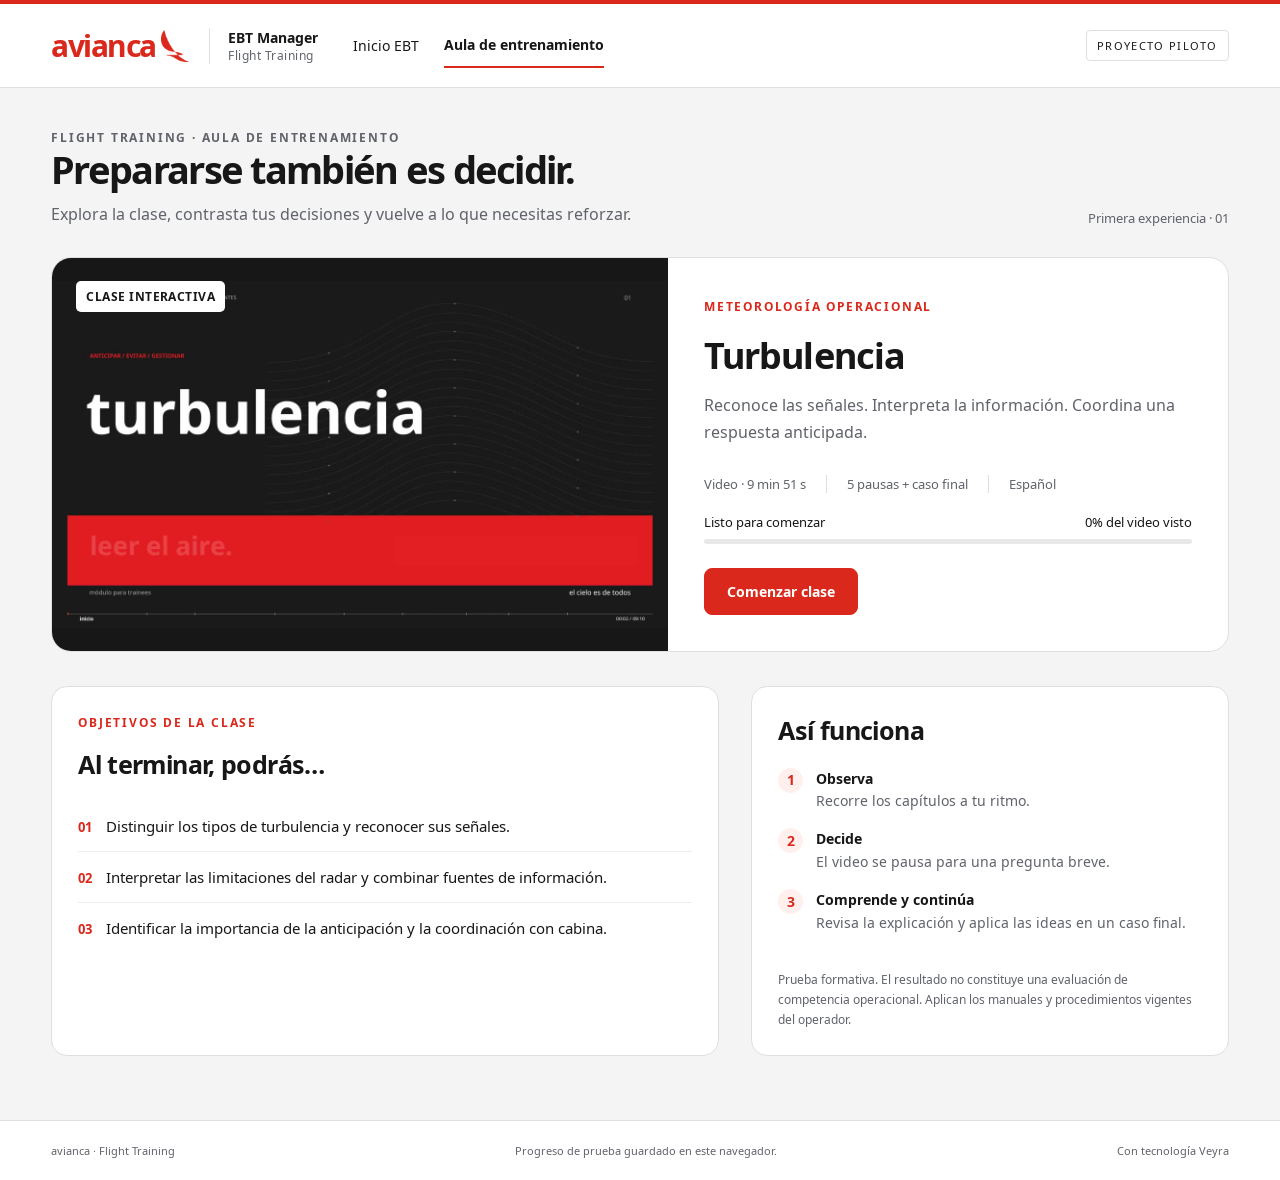
<file: aula/index.html>
<!doctype html>
<html lang="es">
<head>
<meta charset="utf-8"><meta name="viewport" content="width=device-width,initial-scale=1,viewport-fit=cover">
<meta name="robots" content="noindex,nofollow">
<title>Aula de entrenamiento · EBT Manager</title>
<meta name="description" content="Turbulencia: una clase interactiva para anticipar, evitar y gestionar. EBT Manager, Avianca Flight Training.">
<link rel="icon" href="assets/condor.png"><link rel="stylesheet" href="aula.css?v=1">
</head>
<body>
<header class="masthead"><a class="brand" href="../" aria-label="Volver al inicio de EBT Manager"><strong>avianca</strong><img src="assets/condor.png" alt=""><span>EBT Manager<small>Flight Training</small></span></a><nav aria-label="Navegación principal"><a href="../">Inicio EBT</a><a href="#" id="library-link" aria-current="page">Aula de entrenamiento</a></nav><span class="pilot-label">PROYECTO PILOTO</span></header>
<main id="main" tabindex="-1"></main>
<footer><span>avianca · Flight Training</span><span id="storage-status">Progreso de prueba guardado en este navegador.</span><span>Con tecnología Veyra</span></footer>
<dialog id="question-dialog" aria-labelledby="question-title" aria-describedby="question-context"><form id="question-form"></form></dialog>
<div class="toast" id="toast" role="status" aria-live="polite"></div>
<script src="contenido.js?v=1"></script><script src="aula.js?v=1"></script>
</body></html>
</file>
<file: aula/aula.css>
@font-face{font-family:Noto;src:url(assets/NotoSans-Regular.ttf) format('truetype');font-weight:400;font-display:swap}@font-face{font-family:Noto;src:url(assets/NotoSans-Bold.ttf) format('truetype');font-weight:700 900;font-display:swap}
:root{--red:#da291c;--dark:#171717;--muted:#60636a;--line:#dedfe2;--paper:#f4f4f5;--soft:#fff0ed;--green:#236844;--radius:16px;color-scheme:light;font-family:Noto,Arial,sans-serif;color:var(--dark);background:var(--paper)}*{box-sizing:border-box}body{margin:0}a{color:inherit}button,input{font:inherit}button,a{-webkit-tap-highlight-color:transparent}button{cursor:pointer}button:disabled{opacity:.5;cursor:not-allowed}button:focus-visible,a:focus-visible,input:focus-visible,summary:focus-visible{outline:3px solid #2468ad;outline-offset:4px}button{color:inherit}button svg{width:20px;height:20px}h1,h2,h3,p{margin-top:0}h1{font-size:clamp(30px,3.7vw,54px);line-height:1.13;letter-spacing:-.045em;margin-bottom:18px}h2{font-size:25px;letter-spacing:-.025em}h3{font-size:18px}p{line-height:1.65}small{font-size:13px}.masthead{background:#fff;border-top:4px solid var(--red);border-bottom:1px solid var(--line);min-height:88px;display:flex;align-items:center;gap:35px;padding:18px 4vw}.brand{display:flex;align-items:center;text-decoration:none;gap:5px;white-space:nowrap}.brand strong{font-size:30px;letter-spacing:-1.5px;color:var(--red)}.brand img{height:32px;width:auto}.brand>span{border-left:1px solid var(--line);margin-left:15px;padding-left:18px;font-weight:700;font-size:14px}.brand small{display:block;color:var(--muted);font-weight:400;font-size:12px;letter-spacing:.04em}.masthead nav{display:flex;gap:25px;align-items:center;font-size:14px}.masthead nav a{text-decoration:none;padding:12px 0}.masthead nav a[aria-current]{border-bottom:2px solid var(--red);font-weight:700}.pilot-label{font-size:11px;letter-spacing:.12em;border:1px solid var(--line);padding:7px 10px;border-radius:4px;margin-left:auto;white-space:nowrap}main{max-width:1540px;margin:auto;padding:40px 4vw 64px;min-height:calc(100vh - 175px)}.eyebrow{text-transform:uppercase;font-size:12px;letter-spacing:.15em;font-weight:700;color:var(--red);margin-bottom:14px}.intro{display:flex;justify-content:space-between;gap:24px;align-items:flex-end;margin-bottom:30px}.intro h1{font-size:38px;margin-bottom:10px}.muted{color:var(--muted)}.intro p{margin-bottom:0;color:var(--muted)}.edition{font-size:13px;color:var(--muted)}.course-feature{display:grid;grid-template-columns:1.1fr 1fr;border-radius:20px;overflow:hidden;background:#fff;border:1px solid var(--line)}.course-art{position:relative;background:#171717;min-height:340px;display:flex;align-items:center}.course-art img{width:100%;display:block}.course-art .badge{position:absolute;left:24px;top:23px;background:#fff;color:var(--dark)}.badge{display:inline-block;font-size:12px;letter-spacing:.04em;padding:7px 10px;border-radius:5px;font-weight:700;background:var(--soft);color:#a61e14}.course-copy{padding:36px}.course-copy h2{font-size:36px;margin:15px 0 12px}.course-copy p{color:var(--muted);font-size:16px}.metadata{display:flex;gap:20px;flex-wrap:wrap;font-size:13px;color:var(--muted);padding:14px 0 20px}.metadata span+span{border-left:1px solid var(--line);padding-left:20px}.primary,.secondary{display:inline-flex;align-items:center;justify-content:center;gap:10px;padding:13px 22px;border-radius:8px;font-size:14px;font-weight:700;text-decoration:none;border:1px solid var(--red);background:var(--red);color:#fff;min-height:46px}.primary:hover{background:#b91e13}.secondary{border-color:var(--line);background:#fff;color:var(--dark)}.secondary:hover{background:#f0f0f2}.actions{display:flex;gap:12px;flex-wrap:wrap;align-items:center}.text-btn{border:0;background:none;padding:10px 0;color:var(--muted);font-size:14px;text-decoration:underline;text-underline-offset:4px}.progress-label{display:flex;justify-content:space-between;font-size:13px;margin-bottom:8px;gap:15px}.track{height:5px;border-radius:8px;background:#e8e8e9;overflow:hidden}.track i{display:block;height:100%;background:var(--red);border-radius:8px}.course-progress{margin-bottom:24px}.learning-grid{display:grid;grid-template-columns:1.4fr 1fr;gap:32px;margin-top:34px}.panel{background:#fff;border:1px solid var(--line);border-radius:var(--radius);padding:26px}.outcomes{padding:0;list-style:none;margin:0}.outcomes li{display:flex;gap:14px;padding:13px 0;border-bottom:1px solid #eee;font-size:15px;line-height:1.6}.outcomes li:last-child{border-bottom:0}.outcomes b{color:var(--red);font-size:13px;padding-top:3px}.steps{counter-reset:step;list-style:none;padding:0}.steps li{padding:0 0 16px 38px;position:relative;color:var(--muted);font-size:14px;line-height:1.6}.steps li:before{counter-increment:step;content:counter(step);position:absolute;left:0;top:0;width:25px;height:25px;display:grid;place-items:center;background:var(--soft);border-radius:50%;color:var(--red);font-weight:700}.steps strong{display:block;color:var(--dark)}.small-note{font-size:12px;line-height:1.65;color:var(--muted);margin:20px 0 0}.bread{display:flex;gap:10px;align-items:center;font-size:13px;color:var(--muted);margin-bottom:20px}.bread a{text-decoration:none}.class-heading{display:flex;justify-content:space-between;align-items:center;gap:20px;margin-bottom:24px}.class-heading h1{font-size:32px;margin:5px 0 0}.class-heading .eyebrow{margin:0}.class-layout{display:grid;grid-template-columns:minmax(0,1fr) 330px;gap:24px;align-items:start}.viewer{min-width:0}.video-shell{border-radius:12px;overflow:hidden;background:#111;border:1px solid #222;position:relative}.video-shell video{display:block;width:100%;aspect-ratio:16/9;background:#111}.video-shell:fullscreen{display:flex;align-items:center;justify-content:center;background:#000}.video-shell:fullscreen video{max-height:100vh}.video-error{padding:20px;background:#fff0ed;color:#851e15}.video-toolbar{display:flex;align-items:center;justify-content:space-between;gap:16px;padding:12px 0;border-bottom:1px solid var(--line);font-size:13px}.video-toolbar button{border:0;background:none;font-size:13px;padding:9px;color:var(--muted)}.now-playing{font-weight:700}.chapter-progress{margin:20px 0}.chapter-progress .progress-label{color:var(--muted)}.lesson-details{margin-top:22px}.lesson-details h2{font-size:21px}.lesson-details p{font-size:15px}.sidebar{background:#fff;border:1px solid var(--line);border-radius:12px;overflow:hidden}.sidebar-heading{padding:22px;border-bottom:1px solid var(--line)}.sidebar-heading h2{font-size:18px;margin:0 0 10px}.sidebar-heading p{margin:0;font-size:13px;color:var(--muted)}.chapter-list{list-style:none;margin:0;padding:10px 0}.chapter{display:grid;grid-template-columns:28px 1fr auto;gap:8px;width:100%;text-align:left;border:0;background:none;padding:15px 18px;align-items:center;border-left:3px solid transparent;font-size:14px}.chapter:hover{background:#f7f7f7}.chapter[aria-current=true]{background:var(--soft);border-left-color:var(--red)}.chapter .number{font-size:12px;color:var(--muted)}.chapter b{font-weight:400;line-height:1.4}.chapter[aria-current=true] b{font-weight:700}.chapter small{font-size:11px;color:var(--muted)}.sidebar-bottom{border-top:1px solid var(--line);padding:18px;font-size:12px;color:var(--muted);line-height:1.7}.sidebar-bottom button{width:100%;margin-top:12px}.lesson-tabs{display:flex;gap:24px;border-bottom:1px solid var(--line);margin-top:24px}.lesson-tabs button{padding:14px 0;border:0;border-bottom:2px solid transparent;background:none;color:var(--muted);font-size:14px}.lesson-tabs button[aria-selected=true]{border-color:var(--red);color:var(--dark);font-weight:700}.transcript{max-height:380px;overflow:auto;padding-right:12px}.transcript-item{display:grid;grid-template-columns:60px 1fr;gap:12px;padding:13px 8px;border-radius:8px}.transcript-item button{border:0;align-self:start;background:none;color:var(--red);font-size:12px;padding:6px 0}.transcript-item p{font-size:14px;line-height:1.8;margin:0}.transcript-item.current{background:#fff}.review-list{display:grid;gap:10px}.review-item{background:#fff;border:1px solid var(--line);padding:16px;border-radius:10px;display:flex;gap:16px;align-items:center;justify-content:space-between}.review-item strong{font-size:14px}.review-item p{font-size:12px;margin:6px 0 0;color:var(--muted)}.review-item button{white-space:nowrap}.checkpoint-count{display:inline-block;color:var(--red);font-size:12px;margin-top:5px}.completion-invite{margin-top:24px;border:1px solid var(--line);border-left:4px solid var(--red);padding:20px;background:#fff;border-radius:8px}.completion-invite h3{margin:0 0 8px}.completion-invite p{font-size:14px;color:var(--muted)}footer{border-top:1px solid var(--line);padding:22px 4vw;display:flex;justify-content:space-between;gap:20px;color:var(--muted);font-size:11px;background:#fff}dialog{border:0;border-radius:18px;padding:0;width:min(650px,calc(100% - 30px));max-height:90dvh;overflow:auto;box-shadow:0 25px 100px #0005;color:var(--dark)}dialog::backdrop{background:#101010bb;backdrop-filter:blur(5px)}.quiz-head{padding:22px 30px;background:#f8f8f8;border-bottom:1px solid var(--line);display:flex;justify-content:space-between;align-items:center;gap:20px}.quiz-head span{font-size:12px;color:var(--muted)}.quiz-head strong{color:var(--red);font-size:12px;letter-spacing:.08em}.quiz-body{padding:28px 30px}.quiz-body h2{font-size:24px;line-height:1.35;margin-bottom:14px}.quiz-context{font-size:14px;color:var(--muted)}.choices{border:0;padding:0;margin:20px 0;display:grid;gap:10px}.choice{display:flex;align-items:flex-start;gap:12px;padding:16px;border:1px solid var(--line);border-radius:9px;font-size:15px;line-height:1.5;cursor:pointer}.choice:has(input:checked){border-color:var(--red);background:var(--soft)}.choice input{accent-color:var(--red);margin:4px 0 0;flex:none}.choice.correct,.choice.correct:has(input:checked){border-color:var(--green);background:#edf7f0}.choice.correct input{accent-color:var(--green)}.choice.incorrect{border-color:var(--red)}.feedback{padding:16px;background:#f2f3f4;border-radius:10px;margin-bottom:20px;font-size:14px;line-height:1.7}.feedback strong{display:block;margin-bottom:5px}.quiz-actions{display:flex;gap:12px;flex-wrap:wrap;justify-content:space-between;align-items:center}.quiz-actions .secondary{padding:12px}.toast{position:fixed;bottom:24px;left:50%;transform:translateX(-50%);background:#1a1a1a;color:#fff;border-radius:9px;padding:14px 20px;font-size:14px;max-width:90vw;z-index:99;display:none}.toast.show{display:block}.summary-head{max-width:750px;margin-bottom:28px}.summary-head p{color:var(--muted)}.summary-grid{display:grid;grid-template-columns:1fr 1fr 1fr;gap:16px;margin-bottom:26px}.summary-stat{padding:23px;background:#fff;border:1px solid var(--line);border-radius:12px}.summary-stat b{display:block;font-size:32px;letter-spacing:-.04em;margin-bottom:8px}.summary-stat span{font-size:13px;color:var(--muted)}.result-note{padding:20px;background:var(--soft);border-radius:12px;line-height:1.7;font-size:15px;margin-bottom:24px}.summary-review{display:grid;gap:12px;margin-bottom:28px}.result-item{background:#fff;padding:22px;border:1px solid var(--line);border-radius:12px}.result-item h3{margin:0 0 10px;font-size:16px}.result-item p{font-size:14px;color:var(--muted);margin-bottom:10px}.result-item .label{font-size:11px;font-weight:700;color:var(--red);text-transform:uppercase;letter-spacing:.08em}.result-item.good .label{color:var(--green)}.result-actions{display:flex;gap:10px;align-items:center;justify-content:space-between}.summary-footer{display:flex;gap:12px;flex-wrap:wrap} [hidden]{display:none!important}
@media(max-width:1100px){.masthead{gap:20px}.pilot-label{display:none}.class-layout{grid-template-columns:minmax(0,1fr) 280px}.course-copy{padding:28px}.course-art{min-height:300px}.masthead nav{gap:18px}}
@media(max-width:800px){.masthead{padding:15px 5vw;flex-wrap:wrap;gap:10px}.masthead nav{width:100%;font-size:13px}.brand strong{font-size:28px}main{padding:26px 5vw 40px}.intro h1{font-size:30px}.intro{display:block}.edition{display:none}.course-feature{grid-template-columns:1fr}.course-art{min-height:0}.course-art img{aspect-ratio:16/9;object-fit:cover}.course-art .badge{top:14px;left:14px}.course-copy{padding:25px}.course-copy h2{font-size:30px}.learning-grid{grid-template-columns:1fr;gap:18px}.class-layout{grid-template-columns:1fr}.sidebar{order:2}.class-heading{align-items:flex-start}.class-heading h1{font-size:27px}.class-heading>.badge{font-size:10px}.chapter-list{display:grid;grid-template-columns:1fr 1fr}.chapter{padding:13px 12px;grid-template-columns:22px 1fr auto}.chapter small{display:none}.sidebar-bottom{padding:15px}.summary-grid{grid-template-columns:1fr 1fr 1fr;gap:8px}.summary-stat{padding:15px 12px}.summary-stat b{font-size:26px}.summary-stat span{font-size:11px}.quiz-head{padding:18px 20px}.quiz-body{padding:22px 20px}.quiz-body h2{font-size:21px}.choice{font-size:14px;padding:14px}footer{flex-wrap:wrap;gap:12px;font-size:11px}.review-item{align-items:flex-start}.lesson-tabs{gap:20px}.video-toolbar{gap:8px}.now-playing{font-size:12px}}
@media(prefers-reduced-motion:no-preference){button,a{transition:background .15s,border-color .15s}dialog[open]{animation:enter .18s ease-out}@keyframes enter{from{opacity:0;transform:translateY(8px)}to{opacity:1;transform:translateY(0)}}}

.video-loading{position:absolute;inset:0;display:flex;flex-direction:column;align-items:center;justify-content:center;gap:15px;background:#171717ed;color:#fff;font-size:16px}.video-loading span{font-size:24px;font-weight:700;color:#ff8c7f}

main:focus{outline:none}
</file>
